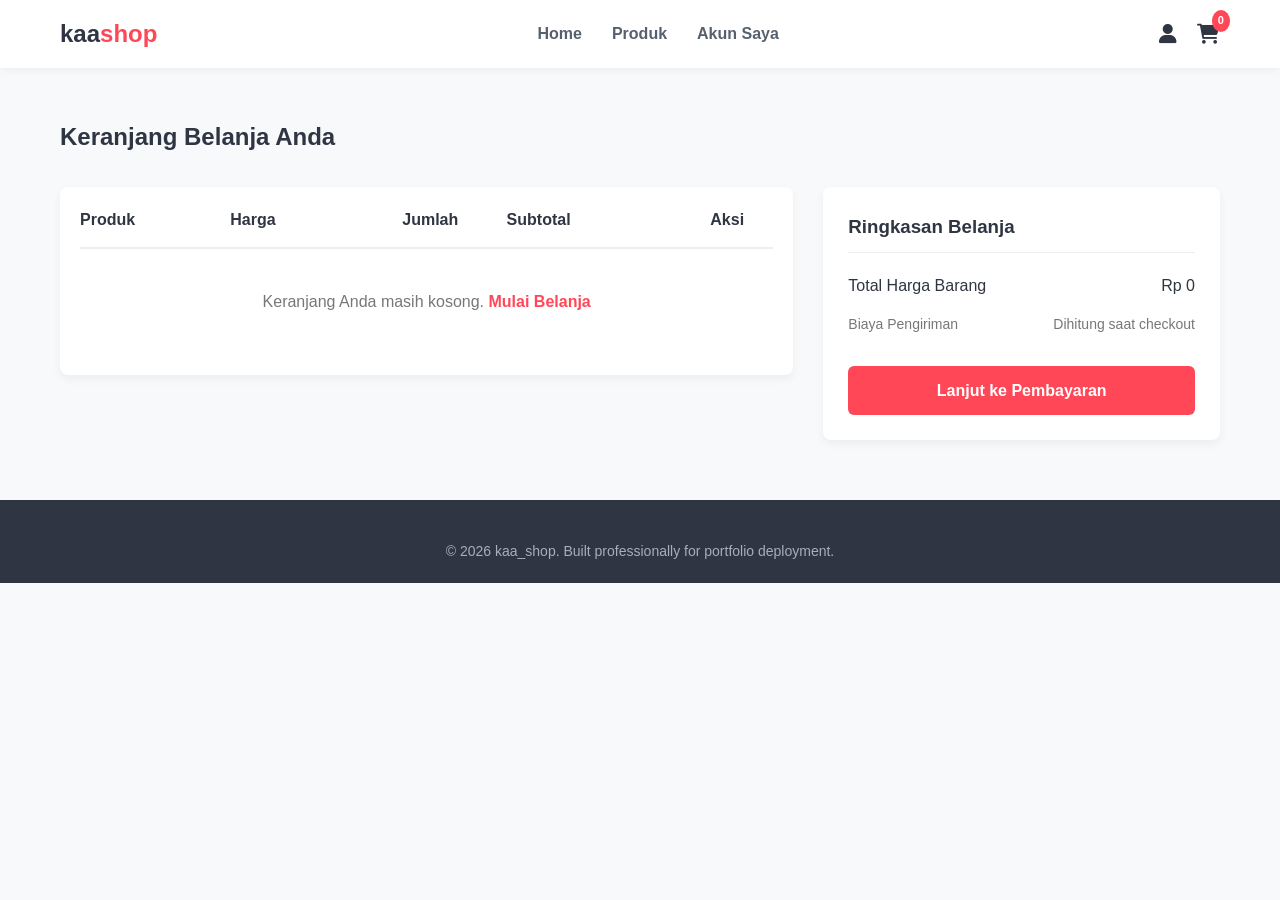
<file: cart.html>
<!DOCTYPE html>
<html lang="id">
<head>
    <meta charset="UTF-8">
    <meta name="viewport" content="width=device-width, initial-scale=1.0">
    <title>Keranjang Belanja - kaa_shop</title>
    <link rel="stylesheet" href="css/style.css">
    <link rel="stylesheet" href="https://cdnjs.cloudflare.com/ajax/libs/font-awesome/6.0.0/css/all.min.css">
</head>
<body>

    <header>
        <div class="navbar">
            <a href="index.html" class="logo">kaa<span>shop</span></a>
            <nav>
                <ul>
                    <li><a href="index.html">Home</a></li>
                    <li><a href="shop.html">Produk</a></li>
                    <li><a href="profile.html">Akun Saya</a></li>
                </ul>
            </nav>
            <div class="nav-icons">
                <a href="login.html" title="Login"><i class="fas fa-user"></i></a>
                <a href="cart.html" class="cart-icon" title="Keranjang">
                    <i class="fas fa-shopping-cart"></i>
                    <span id="cart-count">0</span>
                </a>
            </div>
        </div>
    </header>

    <main style="max-width: 1200px; margin: 50px auto; padding: 0 20px;">
        <h2 style="margin-bottom: 30px;">Keranjang Belanja Anda</h2>

        <div style="display: flex; flex-wrap: wrap; gap: 30px; align-items: flex-start;">
            
            <div style="flex: 2; min-width: 600px; background: white; padding: 20px; border-radius: 8px; box-shadow: 0 4px 10px rgba(0,0,0,0.05);">
                <table style="width: 100%; border-collapse: collapse; text-align: left;">
                    <thead>
                        <tr style="border-bottom: 2px solid #eee;">
                            <th style="padding-bottom: 15px;">Produk</th>
                            <th style="padding-bottom: 15px;">Harga</th>
                            <th style="padding-bottom: 15px; text-align: center;">Jumlah</th>
                            <th style="padding-bottom: 15px;">Subtotal</th>
                            <th style="padding-bottom: 15px; text-align: center;">Aksi</th>
                        </tr>
                    </thead>
                    <tbody id="cart-table-body">
                        </tbody>
                </table>
            </div>

            <div style="flex: 1; min-width: 300px; background: white; padding: 25px; border-radius: 8px; box-shadow: 0 4px 10px rgba(0,0,0,0.05);">
                <h3 style="margin-bottom: 20px; color: #2f3542; border-bottom: 1px solid #eee; padding-bottom: 10px;">Ringkasan Belanja</h3>
                
                <div style="display: flex; justify-content: space-between; margin-bottom: 15px; font-weight: 500;">
                    <span>Total Harga Barang</span>
                    <span id="cart-total-price">Rp 0</span>
                </div>
                <div style="display: flex; justify-content: space-between; margin-bottom: 30px; font-weight: 500; color: #777; font-size: 14px;">
                    <span>Biaya Pengiriman</span>
                    <span>Dihitung saat checkout</span>
                </div>

                <a id="btn-proceed-to-checkout" class="btn" style="width: 100%; text-align: center; display: block; cursor: pointer;">
    Lanjut ke Pembayaran
</a>

        </div>
    </main>

    <footer>
        <div class="footer-container">
            <p>&copy; 2026 kaa_shop. Built professionally for portfolio deployment.</p>
        </div>
    </footer>
<script src="js/main.js"></script>
<script src="js/cart.js"></script>
</body>
</html>
</file>
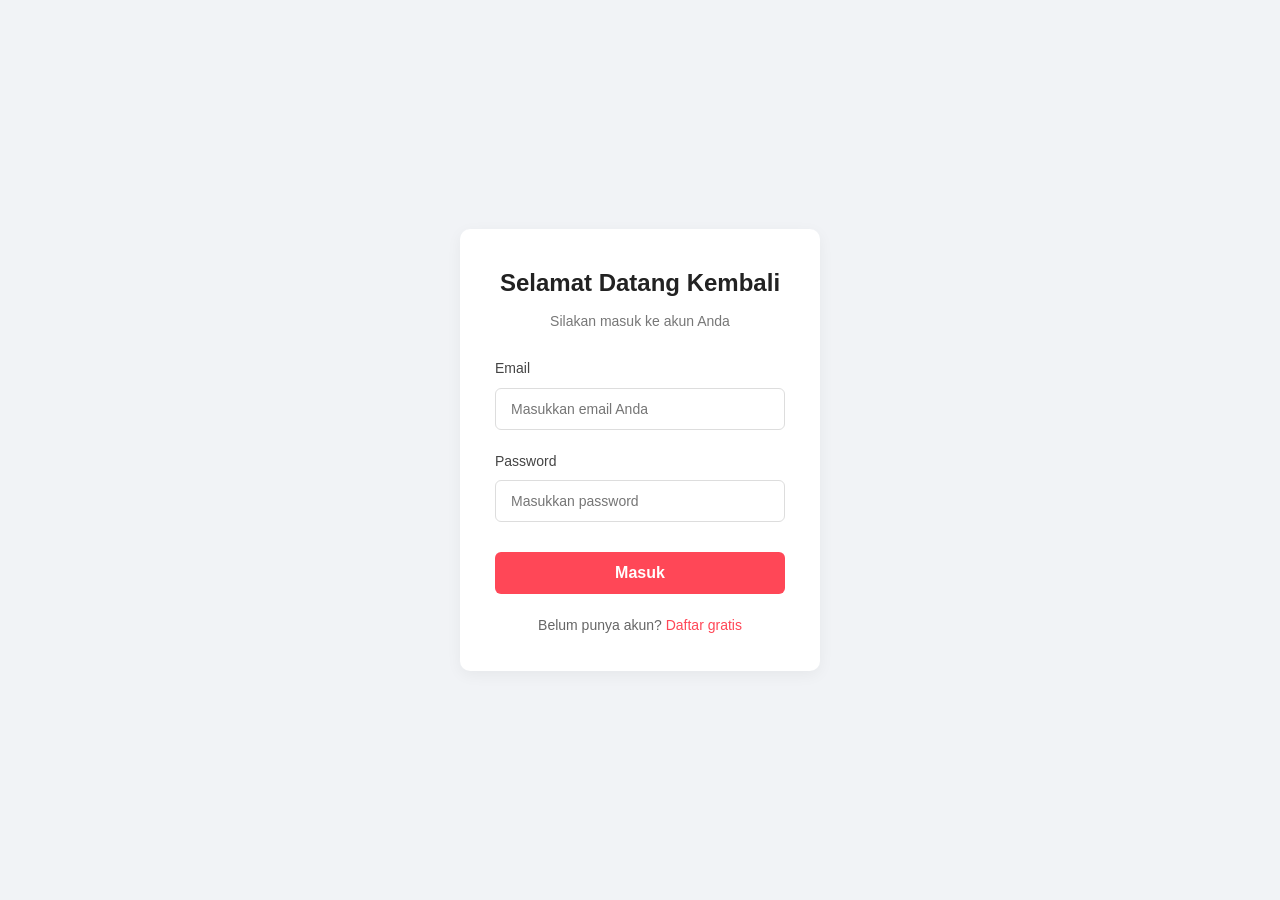
<file: login.html>
<!DOCTYPE html>
<html lang="id">
<head>
    <meta charset="UTF-8">
    <meta name="viewport" content="width=device-width, initial-scale=1.0">
    <title>Masuk Akun - Kaa_Shop</title>
    <link rel="stylesheet" href="css/style.css">
    <link rel="stylesheet" href="css/auth.css">
</head>
<body>

    <div class="auth-container">
        <div class="auth-card">
            <div class="auth-header">
                <h2>Selamat Datang Kembali</h2>
                <p>Silakan masuk ke akun Anda</p>
            </div>
            
            <form id="loginForm">
                <div class="input-group">
                    <label for="loginEmail">Email</label>
                    <input type="email" id="loginEmail" placeholder="Masukkan email Anda" required>
                </div>

                <div class="input-group">
                    <label for="loginPassword">Password</label>
                    <input type="password" id="loginPassword" placeholder="Masukkan password" required>
                </div>

                <button type="submit" class="btn-auth">Masuk</button>
            </form>

            <div class="auth-footer">
                <p>Belum punya akun? <a href="register.html">Daftar gratis</a></p>
            </div>
        </div>
    </div>

    <script src="js/auth.js"></script>
</body>
</html>
</file>
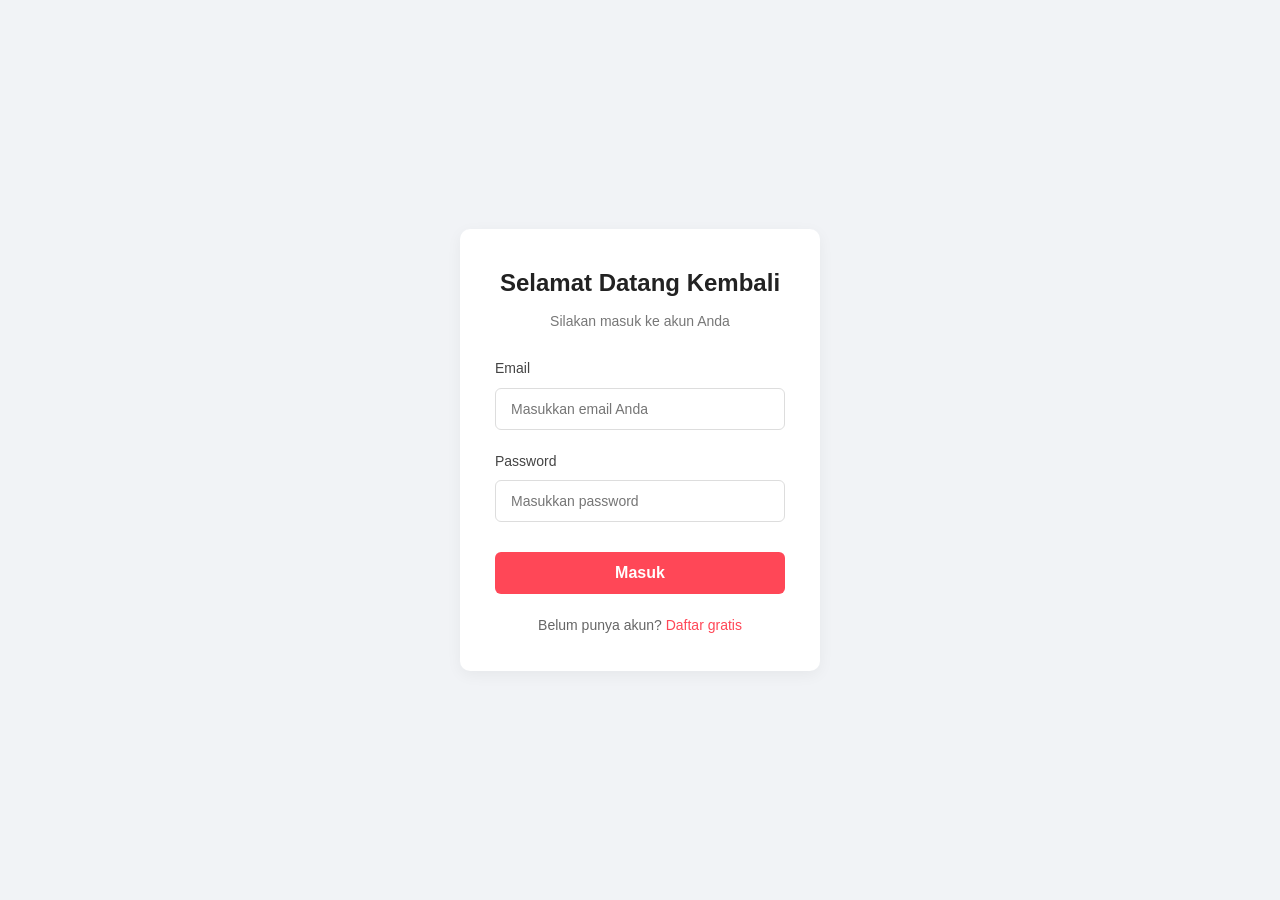
<file: profile.html>
<!DOCTYPE html>
<html lang="id">
<head>
    <meta charset="UTF-8">
    <meta name="viewport" content="width=device-width, initial-scale=1.0">
    <title>Dashboard Akun - Kaa_Shop</title>
    <link rel="stylesheet" href="css/style.css">
    <link rel="stylesheet" href="https://cdnjs.cloudflare.com/ajax/libs/font-awesome/6.0.0/css/all.min.css">
</head>
<body>

    <header>
        <div class="navbar">
            <a href="index.html" class="logo">Shop<span>Ease</span></a>
            <nav>
                <ul>
                    <li><a href="index.html">Home</a></li>
                    <li><a href="shop.html">Produk</a></li>
                    <li><a href="profile.html" class="active">Akun Saya</a></li>
                </ul>
            </nav>
            <div class="nav-icons">
                <a href="login.html" title="Login"><i class="fas fa-user"></i></a>
                <a href="cart.html" class="cart-icon" title="Keranjang">
                    <i class="fas fa-shopping-cart"></i>
                    <span id="cart-count">0</span>
                </a>
            </div>
        </div>
    </header>

    <main style="max-width: 1200px; margin: 50px auto; padding: 0 20px;">
        <div style="display: flex; flex-wrap: wrap; gap: 40px; align-items: flex-start;">
            
            <div style="flex: 1; min-width: 280px; background: white; padding: 30px; border-radius: 8px; box-shadow: 0 4px 10px rgba(0,0,0,0.05); text-align: center;">
                <div style="width: 100px; height: 100px; background: #f1f2f6; border-radius: 50%; display: flex; align-items: center; justify-content: center; margin: 0 auto 20px;">
                    <i class="fas fa-user-circle" style="font-size: 64px; color: #a4b0be;"></i>
                </div>
                <h3 id="profile-name" style="color: #2f3542; margin-bottom: 5px;">Nama Pengguna</h3>
                <p id="profile-email" style="color: #747d8c; font-size: 14px; margin-bottom: 30px;">email@contoh.com</p>
                
                <hr style="border: 0; border-top: 1px solid #eee; margin-bottom: 20px;">
                
                <button id="btn-logout" class="btn" style="width: 100%; background: #747d8c; font-size: 14px; padding: 10px 0;">
                    <i class="fas fa-sign-out-alt"></i> Keluar Aplikasi
                </button>
            </div>

            <div style="flex: 2.5; min-width: 500px; background: white; padding: 30px; border-radius: 8px; box-shadow: 0 4px 10px rgba(0,0,0,0.05);">
                <h3 style="margin-bottom: 25px; color: #2f3542; border-bottom: 1px solid #eee; padding-bottom: 10px;">Riwayat Pesanan Anda</h3>
                
                <div id="order-history-container" style="display: flex; flex-direction: column; gap: 20px;">
                    <p style="color: #777; text-align: center; padding: 20px 0;">Memuat riwayat transaksi...</p>
                </div>
            </div>

        </div>
    </main>

    <footer>
        <div class="footer-container">
            <p>&copy; 2026 Kaa_Shop. Built professionally for portfolio deployment.</p>
        </div>
    </footer>

    <script src="js/main.js"></script>
    <script>
        document.addEventListener("DOMContentLoaded", function() {
            // 1. Proteksi Halaman: Cek token login
            const token = localStorage.getItem('userToken');
            if (!token) {
                alert("Sesi tidak ditemukan. Silakan login terlebih dahulu.");
                window.location.href = 'login.html';
                return;
            }

            // 2. Ambil data user yang aktif dari localStorage (Hasil set item dari loginForm)
            const sessionUser = JSON.parse(localStorage.getItem('loggedInUser'));

            if (sessionUser) {
                // Pasang nama dan email asli hasil register/login ke komponen HTML
                document.getElementById('profile-name').textContent = sessionUser.name;
                document.getElementById('profile-email').textContent = sessionUser.email;
            } else {
                // Cadangan jika data object tidak sengaja terhapus
                document.getElementById('profile-name').textContent = "Pelanggan Kaa_Shop";
                document.getElementById('profile-email').textContent = "user@kaashop.com";
            }

            // 3. Render list riwayat transaksi
            renderOrderHistory();

            // 4. Logika Tombol Logout (Menghapus seluruh session aktif)
            document.getElementById('btn-logout').addEventListener('click', function() {
                localStorage.removeItem('userToken'); 
                localStorage.removeItem('loggedInUser'); // Hapus data user login
                alert("Anda telah keluar dari akun.");
                window.location.href = 'index.html';
            });
        });

        function renderOrderHistory() {
    const container = document.getElementById('order-history-container');
    
    // SEKARANG MEMBACA DATA NYATA HASIL CHECKOUT:
    const orders = JSON.parse(localStorage.getItem('orderHistory')) || [];

    if (orders.length === 0) {
        container.innerHTML = '<p style="color: #777; text-align: center; padding: 20px 0;">Belum ada riwayat transaksi.</p>';
        return;
    }

    container.innerHTML = '';
    orders.forEach(order => {
        const card = `
            <div style="border: 1px solid #eee; border-radius: 6px; padding: 20px; display: flex; justify-content: space-between; align-items: center; background: #f8f9fa;">
                <div>
                    <span style="font-size: 12px; color: #747d8c; font-weight: bold; display: block; margin-bottom: 4px;">ID PESANAN: ${order.id}</span>
                    <h4 style="color: #2f3542; margin-bottom: 4px;">Total Bayar: Rp ${order.total.toLocaleString('id-ID')}</h4>
                    <span style="font-size: 13px; color: #a4b0be;">Tanggal Transaksi: ${order.date}</span>
                </div>
                <div>
                    <span style="background: #2ed573; color: white; font-weight: bold; font-size: 12px; padding: 6px 12px; border-radius: 20px; text-transform: uppercase;">
                        ${order.status}
                    </span>
                </div>
            </div>
        `;
        container.innerHTML += card;
    });
}
    </script>
</body>
</html>
</file>
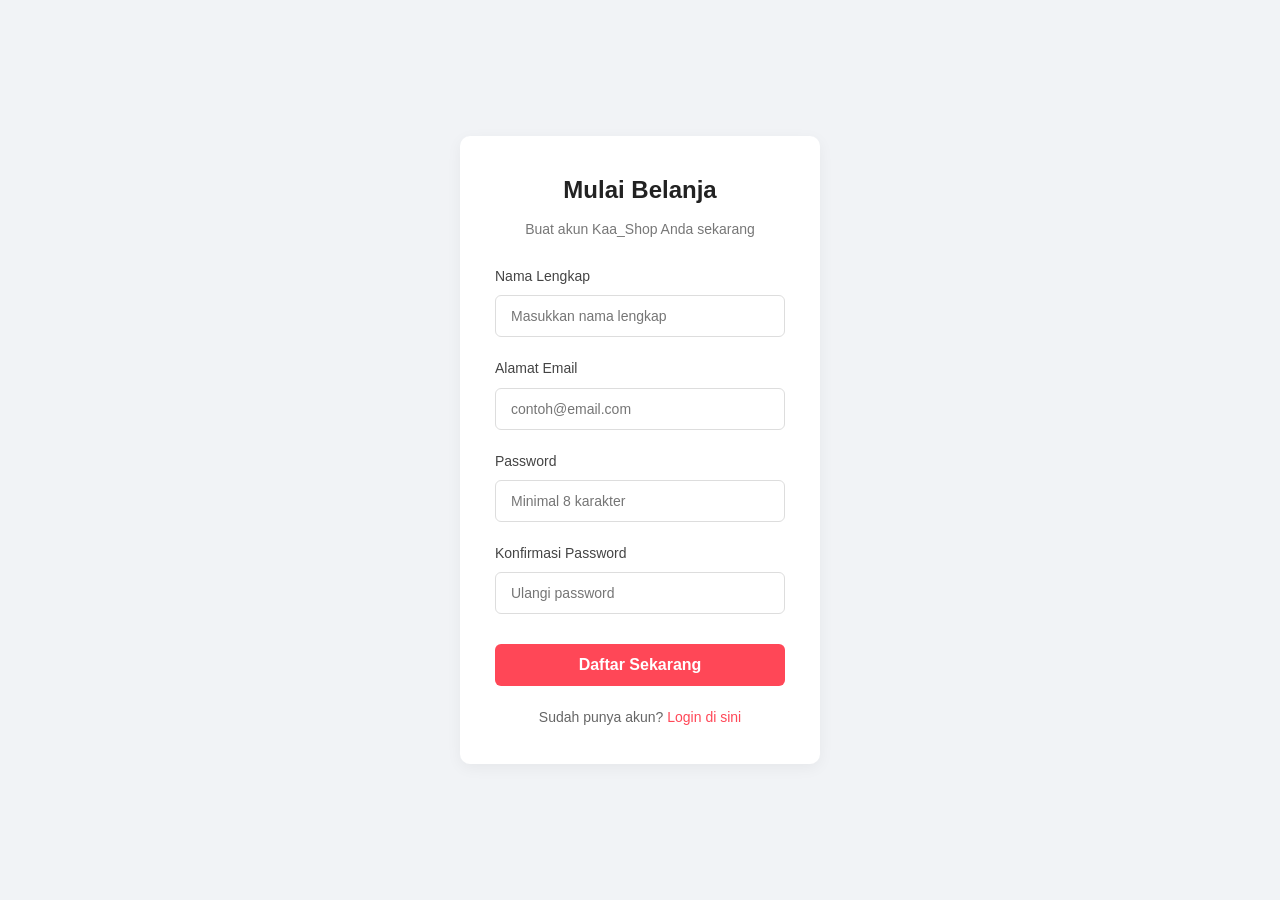
<file: register.html>
<!DOCTYPE html>
<html lang="id">
<head>
    <meta charset="UTF-8">
    <meta name="viewport" content="width=device-width, initial-scale=1.0">
    <title>Daftar Akun - Kaa_Shop</title>
    <link rel="stylesheet" href="css/style.css">
    <link rel="stylesheet" href="css/auth.css">
    <link rel="stylesheet" href="https://cdnjs.cloudflare.com/ajax/libs/font-awesome/6.0.0/css/all.min.css">
</head>
<body>

    <div class="auth-container">
        <div class="auth-card">
            <div class="auth-header">
                <h2>Mulai Belanja</h2>
                <p>Buat akun Kaa_Shop Anda sekarang</p>
            </div>
            
            <form id="registerForm">
                <div class="input-group">
                    <label for="fullName">Nama Lengkap</label>
                    <input type="text" id="fullName" placeholder="Masukkan nama lengkap" required>
                </div>

                <div class="input-group">
                    <label for="email">Alamat Email</label>
                    <input type="email" id="email" placeholder="contoh@email.com" required>
                </div>

                <div class="input-group">
                    <label for="password">Password</label>
                    <input type="password" id="password" placeholder="Minimal 8 karakter" required>
                </div>

                <div class="input-group">
                    <label for="confirmPassword">Konfirmasi Password</label>
                    <input type="password" id="confirmPassword" placeholder="Ulangi password" required>
                </div>

                <button type="submit" class="btn-auth">Daftar Sekarang</button>
            </form>

            <div class="auth-footer">
                <p>Sudah punya akun? <a href="login.html">Login di sini</a></p>
            </div>
        </div>
    </div>

   
    <script src="js/auth.js"></script>
</body>
</html>
</file>
<file: css/style.css>
/* css/style.css */

/* 1. RESET & VARIABLE DASAR */
* {
    margin: 0;
    padding: 0;
    box-sizing: border-box;
    font-family: 'Segoe UI', Tahoma, Geneva, Verdana, sans-serif;
}

:root {
    --primary-color: #ff4757;    /* Warna merah aksen e-commerce */
    --dark-color: #2f3542;       /* Warna teks utama / gelap */
    --light-color: #f1f2f6;      /* Warna background abu terang */
    --white: #ffffff;
    --transition: all 0.3s ease;
}

body {
    background-color: #f8f9fa;
    color: var(--dark-color);
    line-height: 1.6;
}

/* 2. HEADER & NAVIGATION */
header {
    background: var(--white);
    box-shadow: 0 2px 10px rgba(0,0,0,0.05);
    position: sticky;
    top: 0;
    z-index: 1000;
}

.navbar {
    display: flex;
    justify-content: space-between;
    align-items: center;
    max-width: 1200px;
    margin: 0 auto;
    padding: 15px 20px;
}

.logo {
    font-size: 24px;
    font-weight: 800;
    text-decoration: none;
    color: var(--dark-color);
}

.logo span {
    color: var(--primary-color);
}

nav ul {
    display: flex;
    list-style: none;
}

nav ul li a {
    text-decoration: none;
    color: #57606f;
    padding: 10px 15px;
    font-weight: 600;
    transition: var(--transition);
}

nav ul li a:hover, nav ul li a.active {
    color: var(--primary-color);
}

.nav-icons {
    display: flex;
    align-items: center;
    gap: 20px;
}

.nav-icons a {
    color: var(--dark-color);
    font-size: 20px;
    text-decoration: none;
    position: relative;
    transition: var(--transition);
}

.nav-icons a:hover {
    color: var(--primary-color);
}

/* Badge Angka Keranjang */
#cart-count {
    position: absolute;
    top: -8px;
    right: -10px;
    background: var(--primary-color);
    color: var(--white);
    font-size: 11px;
    font-weight: bold;
    padding: 2px 6px;
    border-radius: 50%;
}

/* 3. REUSABLE COMPONENTS (Tombol & Judul) */
.btn {
    display: inline-block;
    background: var(--primary-color);
    color: var(--white);
    padding: 12px 28px;
    text-decoration: none;
    border-radius: 6px;
    font-weight: 700;
    border: none;
    cursor: pointer;
    transition: var(--transition);
}

.btn:hover {
    background: #e03747;
    transform: translateY(-2px);
}

.section-title {
    text-align: center;
    margin-bottom: 40px;
    font-size: 28px;
    position: relative;
}

.section-title::after {
    content: '';
    display: block;
    width: 60px;
    height: 3px;
    background: var(--primary-color);
    margin: 8px auto 0;
    border-radius: 2px;
}

/* 4. FOOTER */
footer {
    background: var(--dark-color);
    color: #a4b0be;
    padding: 40px 20px 20px;
    margin-top: 60px;
}

.footer-container {
    max-width: 1200px;
    margin: 0 auto;
    text-align: center;
}

.footer-container p {
    font-size: 14px;
}
</file>
<file: css/auth.css>
/* css/auth.css */

/* Mengatur background halaman auth penuh */
body {
    background: #f1f3f6;
    display: flex;
    justify-content: center;
    align-items: center;
    min-height: 100vh;
}

/* Kotak Form (Card) */
.auth-container {
    width: 100%;
    max-width: 400px;
    padding: 20px;
}

.auth-card {
    background: #ffffff;
    padding: 35px;
    border-radius: 10px;
    box-shadow: 0 4px 15px rgba(0, 0, 0, 0.05);
}

.auth-header {
    text-align: center;
    margin-bottom: 25px;
}

.auth-header h2 {
    color: #222;
    font-size: 24px;
    margin-bottom: 8px;
}

.auth-header p {
    color: #777;
    font-size: 14px;
}

/* Pengaturan Input Field */
.input-group {
    margin-bottom: 20px;
}

.input-group label {
    display: block;
    font-size: 14px;
    color: #444;
    margin-bottom: 8px;
    font-weight: 500;
}

.input-group input {
    width: 100%;
    padding: 12px 15px;
    border: 1px solid #ddd;
    border-radius: 6px;
    font-size: 14px;
    outline: none;
    transition: all 0.3s ease;
}

/* Efek focus saat input diklik */
.input-group input:focus {
    border-color: #ff4757;
    box-shadow: 0 0 5px rgba(255, 71, 87, 0.2);
}

/* Tombol Submit */
.btn-auth {
    width: 100%;
    padding: 12px;
    background: #ff4757;
    color: white;
    border: none;
    border-radius: 6px;
    font-size: 16px;
    font-weight: bold;
    cursor: pointer;
    transition: background 0.3s ease;
    margin-top: 10px;
}

.btn-auth:hover {
    background: #e03747;
}

/* Bagian Bawah Form */
.auth-footer {
    text-align: center;
    margin-top: 20px;
    font-size: 14px;
    color: #666;
}

.auth-footer a {
    color: #ff4757;
    text-decoration: none;
    font-weight: 500;
}

.auth-footer a:hover {
    text-decoration: underline;
}
</file>
